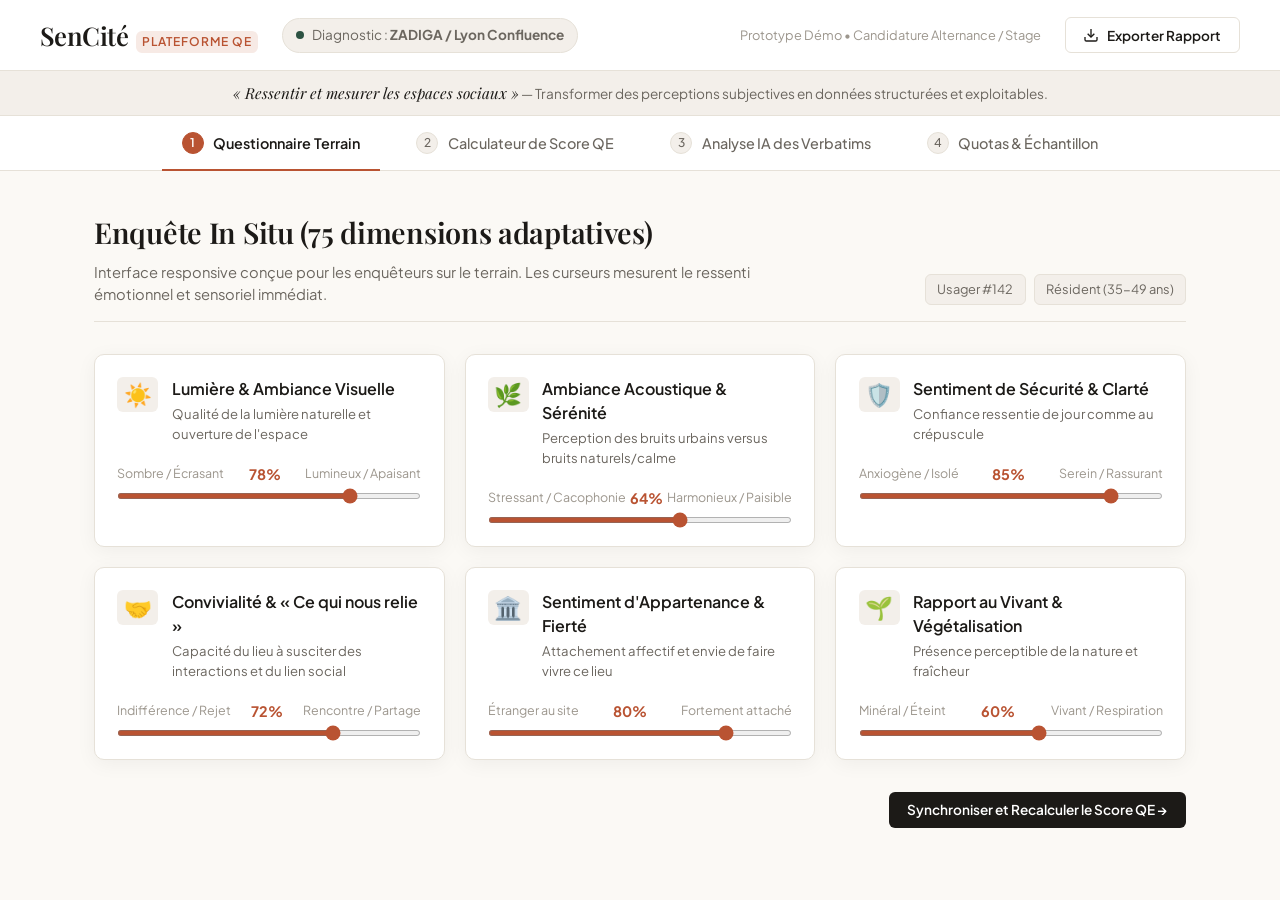
<file: index.html>
<!DOCTYPE html>
<html lang="fr">
<head>
    <meta charset="UTF-8">
    <meta name="viewport" content="width=device-width, initial-scale=1.0">
    <title>SenCité – Plateforme du Quotient Émotionnel</title>
    <link rel="preconnect" href="https://fonts.googleapis.com">
    <link rel="preconnect" href="https://fonts.gstatic.com" crossorigin>
    <link href="https://fonts.googleapis.com/css2?family=Plus+Jakarta+Sans:wght@300;400;500;600;700&family=Playfair+Display:ital,wght@0,500;0,600;1,400;1,600&display=swap" rel="stylesheet">
    <link rel="stylesheet" href="styles.css">
</head>
<body>
    <!-- Top Navigation -->
    <header class="app-header">
        <div class="header-left">
            <div class="logo">
                <span class="logo-title">SenCité</span>
                <span class="logo-tag">Plateforme QE</span>
            </div>
            <div class="project-badge">
                <span class="status-dot"></span>
                <span class="project-name">Diagnostic : <strong>ZADIGA / Lyon Confluence</strong></span>
            </div>
        </div>
        <div class="header-right">
            <span class="version-badge">Prototype Démo • Candidature Alternance / Stage</span>
            <button class="btn btn-outline" id="btn-export-preview">
                <svg width="16" height="16" viewBox="0 0 24 24" fill="none" stroke="currentColor" stroke-width="2"><path d="M21 15v4a2 2 0 0 1-2 2H5a2 2 0 0 1-2-2v-4"/><polyline points="7 10 12 15 17 10"/><line x1="12" y1="15" x2="12" y2="3"/></svg>
                Exporter Rapport
            </button>
        </div>
    </header>

    <!-- Subheader Philosophy Banner -->
    <div class="philosophy-strip">
        <p><em>« Ressentir et mesurer les espaces sociaux »</em> — Transformer des perceptions subjectives en données structurées et exploitables.</p>
    </div>

    <!-- Main Navigation Tabs -->
    <nav class="nav-tabs">
        <button class="tab-btn active" data-tab="tab-questionnaire">
            <span class="step-num">1</span>
            <span class="step-title">Questionnaire Terrain</span>
        </button>
        <button class="tab-btn" data-tab="tab-scoring">
            <span class="step-num">2</span>
            <span class="step-title">Calculateur de Score QE</span>
        </button>
        <button class="tab-btn" data-tab="tab-ai">
            <span class="step-num">3</span>
            <span class="step-title">Analyse IA des Verbatims</span>
        </button>
        <button class="tab-btn" data-tab="tab-sample">
            <span class="step-num">4</span>
            <span class="step-title">Quotas & Échantillon</span>
        </button>
    </nav>

    <!-- Main Content Area -->
    <main class="main-container">

        <!-- ================= TAB 1: QUESTIONNAIRE ================= -->
        <section id="tab-questionnaire" class="tab-content active">
            <div class="section-header">
                <div>
                    <h2>Enquête In Situ (75 dimensions adaptatives)</h2>
                    <p class="section-desc">Interface responsive conçue pour les enquêteurs sur le terrain. Les curseurs mesurent le ressenti émotionnel et sensoriel immédiat.</p>
                </div>
                <div class="respondent-info">
                    <span class="tag">Usager #142</span>
                    <span class="tag">Résident (35-49 ans)</span>
                </div>
            </div>

            <div class="card-grid">
                <!-- Dim 1: Lumière & Architecture -->
                <div class="survey-card">
                    <div class="card-header">
                        <span class="dim-icon">☀️</span>
                        <div>
                            <h3>Lumière & Ambiance Visuelle</h3>
                            <p>Qualité de la lumière naturelle et ouverture de l'espace</p>
                        </div>
                    </div>
                    <div class="slider-wrapper">
                        <div class="slider-labels">
                            <span>Sombre / Écrasant</span>
                            <span class="slider-val" id="val-lumiere">78%</span>
                            <span>Lumineux / Apaisant</span>
                        </div>
                        <input type="range" min="0" max="100" value="78" class="sensory-slider" id="slider-lumiere">
                    </div>
                </div>

                <!-- Dim 2: Acoustique -->
                <div class="survey-card">
                    <div class="card-header">
                        <span class="dim-icon">🌿</span>
                        <div>
                            <h3>Ambiance Acoustique & Sérénité</h3>
                            <p>Perception des bruits urbains versus bruits naturels/calme</p>
                        </div>
                    </div>
                    <div class="slider-wrapper">
                        <div class="slider-labels">
                            <span>Stressant / Cacophonie</span>
                            <span class="slider-val" id="val-son">64%</span>
                            <span>Harmonieux / Paisible</span>
                        </div>
                        <input type="range" min="0" max="100" value="64" class="sensory-slider" id="slider-son">
                    </div>
                </div>

                <!-- Dim 3: Sécurité ressentie -->
                <div class="survey-card">
                    <div class="card-header">
                        <span class="dim-icon">🛡️</span>
                        <div>
                            <h3>Sentiment de Sécurité & Clarté</h3>
                            <p>Confiance ressentie de jour comme au crépuscule</p>
                        </div>
                    </div>
                    <div class="slider-wrapper">
                        <div class="slider-labels">
                            <span>Anxiogène / Isolé</span>
                            <span class="slider-val" id="val-securite">85%</span>
                            <span>Serein / Rassurant</span>
                        </div>
                        <input type="range" min="0" max="100" value="85" class="sensory-slider" id="slider-securite">
                    </div>
                </div>

                <!-- Dim 4: Convivialité & Altérité -->
                <div class="survey-card">
                    <div class="card-header">
                        <span class="dim-icon">🤝</span>
                        <div>
                            <h3>Convivialité & « Ce qui nous relie »</h3>
                            <p>Capacité du lieu à susciter des interactions et du lien social</p>
                        </div>
                    </div>
                    <div class="slider-wrapper">
                        <div class="slider-labels">
                            <span>Indifférence / Rejet</span>
                            <span class="slider-val" id="val-social">72%</span>
                            <span>Rencontre / Partage</span>
                        </div>
                        <input type="range" min="0" max="100" value="72" class="sensory-slider" id="slider-social">
                    </div>
                </div>

                <!-- Dim 5: Attachement au lieu -->
                <div class="survey-card">
                    <div class="card-header">
                        <span class="dim-icon">🏛️</span>
                        <div>
                            <h3>Sentiment d'Appartenance & Fierté</h3>
                            <p>Attachement affectif et envie de faire vivre ce lieu</p>
                        </div>
                    </div>
                    <div class="slider-wrapper">
                        <div class="slider-labels">
                            <span>Étranger au site</span>
                            <span class="slider-val" id="val-attachement">80%</span>
                            <span>Fortement attaché</span>
                        </div>
                        <input type="range" min="0" max="100" value="80" class="sensory-slider" id="slider-attachement">
                    </div>
                </div>

                <!-- Dim 6: Végétal & Vivant -->
                <div class="survey-card">
                    <div class="card-header">
                        <span class="dim-icon">🌱</span>
                        <div>
                            <h3>Rapport au Vivant & Végétalisation</h3>
                            <p>Présence perceptible de la nature et fraîcheur</p>
                        </div>
                    </div>
                    <div class="slider-wrapper">
                        <div class="slider-labels">
                            <span>Minéral / Éteint</span>
                            <span class="slider-val" id="val-nature">60%</span>
                            <span>Vivant / Respiration</span>
                        </div>
                        <input type="range" min="0" max="100" value="60" class="sensory-slider" id="slider-nature">
                    </div>
                </div>
            </div>

            <div class="card-footer-action">
                <button class="btn btn-primary" id="btn-sync-score">
                    Synchroniser et Recalculer le Score QE &rarr;
                </button>
            </div>
        </section>

        <!-- ================= TAB 2: CALCUL DU SCORE QE ================= -->
        <section id="tab-scoring" class="tab-content">
            <div class="section-header">
                <div>
                    <h2>Diagnostic Quantitatif : Le Score SenCité</h2>
                    <p class="section-desc">Formule de scoring pondéré basée sur la méthodologie SenCité et la géographie du sensible.</p>
                </div>
                <div class="timestamp-badge">
                    Mise à jour temps réel • N = 142 répondants
                </div>
            </div>

            <div class="score-dashboard">
                <!-- Big Score Card -->
                <div class="big-score-card">
                    <span class="score-label">Quotient Émotionnel Global</span>
                    <div class="score-circle">
                        <span class="score-number" id="global-qe-score">74</span>
                        <span class="score-max">/100</span>
                    </div>
                    <div class="score-interpretation" id="score-status">
                        Espace Hautement Qualitatif & Harmonieux
                    </div>
                    <p class="score-detail">Le lieu suscite un fort sentiment de sécurité et une grande fierté d'usage, avec une marge de progression sur la végétalisation.</p>
                </div>

                <!-- Dimension Breakdown Bars -->
                <div class="dimension-bars-card">
                    <h3>Décomposition par Piliers Sensoriels & Sociaux</h3>
                    
                    <div class="bar-item">
                        <div class="bar-header">
                            <span>Lumière & Ambiance</span>
                            <strong id="bar-val-lumiere">78/100</strong>
                        </div>
                        <div class="bar-track"><div class="bar-fill" id="bar-fill-lumiere" style="width: 78%;"></div></div>
                    </div>

                    <div class="bar-item">
                        <div class="bar-header">
                            <span>Acoustique & Calme</span>
                            <strong id="bar-val-son">64/100</strong>
                        </div>
                        <div class="bar-track"><div class="bar-fill" id="bar-fill-son" style="width: 64%;"></div></div>
                    </div>

                    <div class="bar-item">
                        <div class="bar-header">
                            <span>Sécurité Ressentie</span>
                            <strong id="bar-val-securite">85/100</strong>
                        </div>
                        <div class="bar-track"><div class="bar-fill" id="bar-fill-securite" style="width: 85%;"></div></div>
                    </div>

                    <div class="bar-item">
                        <div class="bar-header">
                            <span>Convivialité & Liens</span>
                            <strong id="bar-val-social">72/100</strong>
                        </div>
                        <div class="bar-track"><div class="bar-fill" id="bar-fill-social" style="width: 72%;"></div></div>
                    </div>

                    <div class="bar-item">
                        <div class="bar-header">
                            <span>Attachement & Fierté</span>
                            <strong id="bar-val-attachement">80/100</strong>
                        </div>
                        <div class="bar-track"><div class="bar-fill" id="bar-fill-attachement" style="width: 80%;"></div></div>
                    </div>

                    <div class="bar-item">
                        <div class="bar-header">
                            <span>Rapport au Vivant / Nature</span>
                            <strong id="bar-val-nature">60/100</strong>
                        </div>
                        <div class="bar-track"><div class="bar-fill" id="bar-fill-nature" style="width: 60%;"></div></div>
                    </div>
                </div>
            </div>
        </section>

        <!-- ================= TAB 3: IA & NLP ================= -->
        <section id="tab-ai" class="tab-content">
            <div class="section-header">
                <div>
                    <h2>Analyse Qualitative & IA (Traitement du Langage Naturel)</h2>
                    <p class="section-desc">L'IA analyse les réponses libres des usagers, détecte la charge émotionnelle, extrait les points de friction et génère des recommandations programmatiques.</p>
                </div>
            </div>

            <div class="ai-playground">
                <div class="ai-input-card">
                    <label for="user-verbatim"><strong>Verbatim Usager (Commentaire libre recueilli sur le site) :</strong></label>
                    <textarea id="user-verbatim" rows="4">J'adore venir travailler dans cet îlot le matin, la verrière laisse passer une lumière magnifique et on se sent tout de suite apaisé. En revanche, en fin d'après-midi, les bruits de livraison sur la rue Vuillerme deviennent très agressifs et on manque d'arbres pour s'isoler un peu.</textarea>
                    
                    <div class="presets-row">
                        <span>Exemples types :</span>
                        <button class="preset-btn" data-preset="1">Sécurité & Soir</button>
                        <button class="preset-btn" data-preset="2">Convivialité Tiers-lieu</button>
                        <button class="preset-btn" data-preset="3">Bruit & Minéralité</button>
                    </div>

                    <button class="btn btn-primary" id="btn-run-ai">
                        <span class="ai-sparkle">✨</span> Lancer l'Analyse Sémantique IA
                    </button>
                </div>

                <div class="ai-output-card" id="ai-results">
                    <div class="ai-loading" id="ai-spinner" style="display: none;">
                        <div class="spinner"></div>
                        <span>Modélisation sémantique et extraction des sentiments en cours...</span>
                    </div>

                    <div id="ai-content">
                        <h3>Résultats de l'Analyse IA</h3>
                        
                        <div class="emotion-tags">
                            <span class="badge badge-positive">Sérénité matinale (+0.84)</span>
                            <span class="badge badge-positive">Sensibilité esthétique / Lumière (+0.91)</span>
                            <span class="badge badge-negative">Irritant sonore : Livraisons (-0.72)</span>
                            <span class="badge badge-warning">Déficit végétal perçu</span>
                        </div>

                        <div class="ai-recommendations">
                            <h4>Recommandation Programmatique Générée :</h4>
                            <p class="ai-quote">« Le site capitalise sur une identité lumineuse exceptionnelle. Afin de préserver le Quotient Émotionnel en deuxième partie de journée, il est recommandé de travailler une isolation phonique passive sur la façade sud (sas végétalisé ou rideau acoustique végétal). »</p>
                        </div>
                    </div>
                </div>
            </div>
        </section>

        <!-- ================= TAB 4: QUOTAS & ECHANTILLONS ================= -->
        <section id="tab-sample" class="tab-content">
            <div class="section-header">
                <div>
                    <h2>Échantillonnage par Quotas Socio-Démographiques</h2>
                    <p class="section-desc">Garantir la représentativité scientifique de l'enquête pour éviter les biais sociologiques.</p>
                </div>
            </div>

            <div class="sample-grid">
                <div class="sample-card">
                    <h3>Typologie d'Usagers</h3>
                    <div class="quota-row">
                        <span>Résidents du quartier</span>
                        <strong>45% (Cible : 40%)</strong>
                    </div>
                    <div class="quota-row">
                        <span>Travailleurs / Coworkers</span>
                        <strong>35% (Cible : 35%)</strong>
                    </div>
                    <div class="quota-row">
                        <span>Visiteurs / En transit</span>
                        <strong>20% (Cible : 25%)</strong>
                    </div>
                </div>

                <div class="sample-card">
                    <h3>Tranches d'Âge</h3>
                    <div class="quota-row">
                        <span>18 - 29 ans</span>
                        <strong>28%</strong>
                    </div>
                    <div class="quota-row">
                        <span>30 - 49 ans</span>
                        <strong>42%</strong>
                    </div>
                    <div class="quota-row">
                        <span>50 ans et +</span>
                        <strong>30%</strong>
                    </div>
                </div>

                <div class="sample-card">
                    <h3>Statut de Collecte Terrain</h3>
                    <div class="stat-highlight">
                        <span class="stat-num">142</span>
                        <span class="stat-desc">Entretiens approfondis réalisés (~45 min)</span>
                    </div>
                    <div class="progress-bar-sample">
                        <div class="progress-fill" style="width: 95%;"></div>
                    </div>
                    <span class="progress-label">Objectif de l'échantillon : 95% atteint</span>
                </div>
            </div>
        </section>
    </main>

    <!-- Modal: Client Report Preview -->
    <div class="modal-overlay" id="report-modal">
        <div class="modal-content">
            <div class="modal-header">
                <h3>Aperçu du Rapport Client Automatisé (PDF)</h3>
                <button class="close-btn" id="btn-close-modal">&times;</button>
            </div>
            <div class="modal-body">
                <div class="report-cover">
                    <span class="report-brand">SenCité • Diagnostic Émotionnel</span>
                    <h2>Rapport d'Évaluation Sensible</h2>
                    <p class="report-site">Site : <strong>ZADIGA-Cité / Îlot Vuillerme, Lyon</strong></p>
                    <div class="report-metrics-box">
                        <div class="metric">
                            <span>Score Global QE</span>
                            <strong id="modal-score">74/100</strong>
                        </div>
                        <div class="metric">
                            <span>Échantillon</span>
                            <strong>142 usagers</strong>
                        </div>
                        <div class="metric">
                            <span>Niveau de confiance</span>
                            <strong>95% (Méthode Quotas)</strong>
                        </div>
                    </div>
                    <div class="report-summary">
                        <h4>Synthèse des Enseignements Clés :</h4>
                        <p>Le lieu présente une signature sensible rare sur le plan de la lumière naturelle et de la convivialité. Les irritants majeurs se concentrent sur la transition acoustique en heure de pointe.</p>
                    </div>
                </div>
            </div>
            <div class="modal-footer">
                <button class="btn btn-outline" id="btn-close-modal-2">Fermer</button>
                <a href="Rapport_SenCite_Diagnostic.pdf" download="Rapport_SenCite_Diagnostic_Lyon_Confluence.pdf" class="btn btn-primary" style="text-decoration: none;">
                    <svg width="16" height="16" viewBox="0 0 24 24" fill="none" stroke="currentColor" stroke-width="2"><path d="M21 15v4a2 2 0 0 1-2 2H5a2 2 0 0 1-2-2v-4"/><polyline points="7 10 12 15 17 10"/><line x1="12" y1="15" x2="12" y2="3"/></svg>
                    Télécharger le PDF complet
                </a>
            </div>
        </div>
    </div>

    <script src="app.js"></script>
</body>
</html>
</file>
<file: styles.css>
/* ==========================================================================
   SenCité - Plateforme du Quotient Émotionnel
   Design System: Épuré, Architectural & Sensible
   ========================================================================== */

:root {
    --bg-main: #FBF9F5;
    --bg-card: #FFFFFF;
    --bg-subtle: #F3EFEA;
    --text-primary: #1C1A17;
    --text-secondary: #6B665F;
    --text-muted: #9C968D;
    
    --border-color: #E6E1D8;
    --border-dark: #2B2825;
    
    --accent-terracotta: #B95332;
    --accent-terracotta-light: #F7EAE5;
    --accent-forest: #2C5242;
    --accent-forest-light: #EBF2EE;
    --accent-gold: #C49746;

    --font-sans: 'Plus Jakarta Sans', -apple-system, BlinkMacSystemFont, sans-serif;
    --font-serif: 'Playfair Display', Georgia, serif;

    --radius-sm: 6px;
    --radius-md: 10px;
    --radius-lg: 16px;
    --shadow-soft: 0 4px 20px rgba(28, 26, 23, 0.05);
    --shadow-hover: 0 8px 30px rgba(28, 26, 23, 0.09);
    --transition: all 0.25s cubic-bezier(0.16, 1, 0.3, 1);
}

* {
    margin: 0;
    padding: 0;
    box-sizing: border-box;
}

body {
    font-family: var(--font-sans);
    background-color: var(--bg-main);
    color: var(--text-primary);
    line-height: 1.5;
    -webkit-font-smoothing: antialiased;
    min-height: 100vh;
}

/* ================= HEADER ================= */
.app-header {
    background: var(--bg-card);
    border-bottom: 1px solid var(--border-color);
    padding: 1rem 2.5rem;
    display: flex;
    justify-content: space-between;
    align-items: center;
    position: sticky;
    top: 0;
    z-index: 50;
}

.header-left, .header-right {
    display: flex;
    align-items: center;
    gap: 1.5rem;
}

.logo {
    display: flex;
    align-items: baseline;
    gap: 0.5rem;
}

.logo-title {
    font-family: var(--font-serif);
    font-size: 1.6rem;
    font-weight: 600;
    letter-spacing: -0.02em;
    color: var(--text-primary);
}

.logo-tag {
    font-size: 0.75rem;
    text-transform: uppercase;
    letter-spacing: 0.08em;
    color: var(--accent-terracotta);
    font-weight: 600;
    padding: 2px 6px;
    background: var(--accent-terracotta-light);
    border-radius: var(--radius-sm);
}

.project-badge {
    display: flex;
    align-items: center;
    gap: 0.5rem;
    font-size: 0.85rem;
    color: var(--text-secondary);
    background: var(--bg-subtle);
    padding: 0.4rem 0.8rem;
    border-radius: 999px;
    border: 1px solid var(--border-color);
}

.status-dot {
    width: 8px;
    height: 8px;
    border-radius: 50%;
    background: var(--accent-forest);
    animation: pulse 2s infinite ease-in-out;
}

@keyframes pulse {
    0% { transform: scale(0.95); opacity: 0.8; }
    50% { transform: scale(1.2); opacity: 1; }
    100% { transform: scale(0.95); opacity: 0.8; }
}

.version-badge {
    font-size: 0.8rem;
    color: var(--text-muted);
}

/* ================= BUTTONS ================= */
.btn {
    font-family: var(--font-sans);
    font-size: 0.85rem;
    font-weight: 600;
    padding: 0.55rem 1.1rem;
    border-radius: var(--radius-sm);
    cursor: pointer;
    display: inline-flex;
    align-items: center;
    gap: 0.5rem;
    transition: var(--transition);
    border: 1px solid transparent;
}

.btn-primary {
    background: var(--text-primary);
    color: #FFFFFF;
}

.btn-primary:hover {
    background: #3B3835;
    transform: translateY(-1px);
}

.btn-outline {
    background: transparent;
    border-color: var(--border-color);
    color: var(--text-primary);
}

.btn-outline:hover {
    background: var(--bg-subtle);
    border-color: var(--text-muted);
}

/* ================= PHILOSOPHY BANNER ================= */
.philosophy-strip {
    background: var(--bg-subtle);
    border-bottom: 1px solid var(--border-color);
    padding: 0.65rem 2.5rem;
    font-size: 0.85rem;
    color: var(--text-secondary);
    text-align: center;
}

.philosophy-strip em {
    font-family: var(--font-serif);
    color: var(--text-primary);
    font-style: italic;
    font-size: 0.95rem;
}

/* ================= TABS ================= */
.nav-tabs {
    display: flex;
    justify-content: center;
    background: var(--bg-card);
    border-bottom: 1px solid var(--border-color);
    padding: 0 2rem;
    gap: 1rem;
}

.tab-btn {
    background: transparent;
    border: none;
    padding: 1rem 1.25rem;
    cursor: pointer;
    display: flex;
    align-items: center;
    gap: 0.6rem;
    font-family: var(--font-sans);
    font-size: 0.9rem;
    font-weight: 500;
    color: var(--text-secondary);
    position: relative;
    transition: var(--transition);
}

.tab-btn:hover {
    color: var(--text-primary);
}

.tab-btn.active {
    color: var(--text-primary);
    font-weight: 600;
}

.tab-btn.active::after {
    content: '';
    position: absolute;
    bottom: -1px;
    left: 0;
    right: 0;
    height: 2px;
    background: var(--accent-terracotta);
}

.step-num {
    width: 22px;
    height: 22px;
    border-radius: 50%;
    background: var(--bg-subtle);
    border: 1px solid var(--border-color);
    display: flex;
    align-items: center;
    justify-content: center;
    font-size: 0.75rem;
}

.tab-btn.active .step-num {
    background: var(--accent-terracotta);
    color: #FFFFFF;
    border-color: var(--accent-terracotta);
}

/* ================= MAIN CONTAINER ================= */
.main-container {
    max-width: 1140px;
    margin: 2.5rem auto;
    padding: 0 1.5rem;
}

.tab-content {
    display: none;
    animation: fadeIn 0.3s ease-out;
}

.tab-content.active {
    display: block;
}

@keyframes fadeIn {
    from { opacity: 0; transform: translateY(6px); }
    to { opacity: 1; transform: translateY(0); }
}

.section-header {
    display: flex;
    justify-content: space-between;
    align-items: flex-end;
    margin-bottom: 2rem;
    padding-bottom: 1rem;
    border-bottom: 1px solid var(--border-color);
}

.section-header h2 {
    font-family: var(--font-serif);
    font-size: 1.8rem;
    font-weight: 600;
    letter-spacing: -0.01em;
    margin-bottom: 0.4rem;
}

.section-desc {
    color: var(--text-secondary);
    font-size: 0.92rem;
    max-width: 680px;
}

.respondent-info, .timestamp-badge {
    display: flex;
    gap: 0.5rem;
    font-size: 0.8rem;
    color: var(--text-muted);
}

.tag {
    background: var(--bg-subtle);
    padding: 0.3rem 0.7rem;
    border-radius: var(--radius-sm);
    border: 1px solid var(--border-color);
    color: var(--text-secondary);
}

/* ================= SURVEY CARDS (GRID) ================= */
.card-grid {
    display: grid;
    grid-template-columns: repeat(auto-fit, minmax(320px, 1fr));
    gap: 1.25rem;
    margin-bottom: 2rem;
}

.survey-card {
    background: var(--bg-card);
    border: 1px solid var(--border-color);
    border-radius: var(--radius-md);
    padding: 1.4rem;
    box-shadow: var(--shadow-soft);
    transition: var(--transition);
}

.survey-card:hover {
    box-shadow: var(--shadow-hover);
    border-color: #D3CDC2;
}

.card-header {
    display: flex;
    gap: 0.85rem;
    align-items: flex-start;
    margin-bottom: 1.25rem;
}

.dim-icon {
    font-size: 1.4rem;
    padding: 0.4rem;
    background: var(--bg-subtle);
    border-radius: var(--radius-sm);
    line-height: 1;
}

.card-header h3 {
    font-size: 1rem;
    font-weight: 600;
    color: var(--text-primary);
    margin-bottom: 0.2rem;
}

.card-header p {
    font-size: 0.82rem;
    color: var(--text-secondary);
}

.slider-wrapper {
    display: flex;
    flex-direction: column;
    gap: 0.5rem;
}

.slider-labels {
    display: flex;
    justify-content: space-between;
    font-size: 0.78rem;
    color: var(--text-muted);
}

.slider-val {
    font-weight: 700;
    color: var(--accent-terracotta);
    font-size: 0.9rem;
}

.sensory-slider {
    width: 100%;
    accent-color: var(--accent-terracotta);
    cursor: pointer;
    height: 6px;
    background: var(--bg-subtle);
    border-radius: 3px;
}

.card-footer-action {
    display: flex;
    justify-content: flex-end;
    margin-top: 1rem;
}

/* ================= SCORE DASHBOARD ================= */
.score-dashboard {
    display: grid;
    grid-template-columns: 1fr 1.6fr;
    gap: 1.5rem;
}

.big-score-card {
    background: var(--bg-card);
    border: 1px solid var(--border-color);
    border-radius: var(--radius-lg);
    padding: 2.5rem 2rem;
    text-align: center;
    box-shadow: var(--shadow-soft);
    display: flex;
    flex-direction: column;
    align-items: center;
    justify-content: center;
}

.score-label {
    text-transform: uppercase;
    font-size: 0.78rem;
    letter-spacing: 0.1em;
    font-weight: 600;
    color: var(--text-muted);
    margin-bottom: 1rem;
}

.score-circle {
    display: flex;
    align-items: baseline;
    justify-content: center;
    margin-bottom: 1rem;
}

.score-number {
    font-family: var(--font-serif);
    font-size: 5.5rem;
    font-weight: 600;
    line-height: 1;
    color: var(--accent-forest);
}

.score-max {
    font-size: 1.6rem;
    color: var(--text-muted);
    font-family: var(--font-sans);
}

.score-interpretation {
    font-family: var(--font-serif);
    font-size: 1.25rem;
    font-style: italic;
    color: var(--text-primary);
    margin-bottom: 0.8rem;
}

.score-detail {
    font-size: 0.85rem;
    color: var(--text-secondary);
    max-width: 320px;
}

.dimension-bars-card {
    background: var(--bg-card);
    border: 1px solid var(--border-color);
    border-radius: var(--radius-lg);
    padding: 2rem;
    box-shadow: var(--shadow-soft);
}

.dimension-bars-card h3 {
    font-size: 1.05rem;
    font-weight: 600;
    margin-bottom: 1.5rem;
    color: var(--text-primary);
}

.bar-item {
    margin-bottom: 1.2rem;
}

.bar-header {
    display: flex;
    justify-content: space-between;
    font-size: 0.88rem;
    margin-bottom: 0.35rem;
    color: var(--text-secondary);
}

.bar-track {
    height: 8px;
    background: var(--bg-subtle);
    border-radius: 4px;
    overflow: hidden;
}

.bar-fill {
    height: 100%;
    background: var(--accent-forest);
    border-radius: 4px;
    transition: width 0.5s cubic-bezier(0.16, 1, 0.3, 1);
}

/* ================= AI NLP PLAYGROUND ================= */
.ai-playground {
    display: grid;
    grid-template-columns: 1fr 1fr;
    gap: 1.5rem;
}

.ai-input-card, .ai-output-card {
    background: var(--bg-card);
    border: 1px solid var(--border-color);
    border-radius: var(--radius-lg);
    padding: 2rem;
    box-shadow: var(--shadow-soft);
}

.ai-input-card textarea {
    width: 100%;
    margin-top: 0.75rem;
    padding: 1rem;
    border: 1px solid var(--border-color);
    border-radius: var(--radius-sm);
    font-family: var(--font-sans);
    font-size: 0.9rem;
    line-height: 1.5;
    color: var(--text-primary);
    background: var(--bg-main);
    resize: vertical;
}

.ai-input-card textarea:focus {
    outline: none;
    border-color: var(--accent-terracotta);
    background: #FFFFFF;
}

.presets-row {
    display: flex;
    align-items: center;
    gap: 0.5rem;
    margin: 1rem 0 1.5rem;
    font-size: 0.8rem;
    color: var(--text-muted);
}

.preset-btn {
    background: var(--bg-subtle);
    border: 1px solid var(--border-color);
    border-radius: var(--radius-sm);
    padding: 0.3rem 0.65rem;
    font-size: 0.78rem;
    cursor: pointer;
    color: var(--text-secondary);
    transition: var(--transition);
}

.preset-btn:hover {
    background: var(--border-color);
    color: var(--text-primary);
}

.ai-sparkle {
    font-size: 1rem;
}

.ai-loading {
    display: flex;
    flex-direction: column;
    align-items: center;
    justify-content: center;
    min-height: 250px;
    gap: 1rem;
    color: var(--text-secondary);
    font-size: 0.88rem;
}

.spinner {
    width: 32px;
    height: 32px;
    border: 3px solid var(--bg-subtle);
    border-top: 3px solid var(--accent-terracotta);
    border-radius: 50%;
    animation: spin 0.8s linear infinite;
}

@keyframes spin {
    0% { transform: rotate(0deg); }
    100% { transform: rotate(360deg); }
}

.emotion-tags {
    display: flex;
    flex-wrap: wrap;
    gap: 0.5rem;
    margin: 1.25rem 0 1.5rem;
}

.badge {
    font-size: 0.78rem;
    font-weight: 600;
    padding: 0.35rem 0.75rem;
    border-radius: var(--radius-sm);
}

.badge-positive {
    background: var(--accent-forest-light);
    color: var(--accent-forest);
}

.badge-negative {
    background: var(--accent-terracotta-light);
    color: var(--accent-terracotta);
}

.badge-warning {
    background: #FFF5E5;
    color: #9C6800;
}

.ai-recommendations {
    background: var(--bg-subtle);
    border-left: 3px solid var(--accent-forest);
    padding: 1.25rem;
    border-radius: 0 var(--radius-sm) var(--radius-sm) 0;
}

.ai-recommendations h4 {
    font-size: 0.85rem;
    text-transform: uppercase;
    letter-spacing: 0.05em;
    color: var(--accent-forest);
    margin-bottom: 0.4rem;
}

.ai-quote {
    font-family: var(--font-serif);
    font-style: italic;
    font-size: 0.95rem;
    line-height: 1.6;
    color: var(--text-primary);
}

/* ================= SAMPLE & QUOTAS ================= */
.sample-grid {
    display: grid;
    grid-template-columns: repeat(auto-fit, minmax(300px, 1fr));
    gap: 1.5rem;
}

.sample-card {
    background: var(--bg-card);
    border: 1px solid var(--border-color);
    border-radius: var(--radius-md);
    padding: 1.75rem;
    box-shadow: var(--shadow-soft);
}

.sample-card h3 {
    font-size: 1.05rem;
    margin-bottom: 1.25rem;
    color: var(--text-primary);
}

.quota-row {
    display: flex;
    justify-content: space-between;
    padding: 0.65rem 0;
    border-bottom: 1px solid var(--border-color);
    font-size: 0.88rem;
}

.quota-row:last-child {
    border-bottom: none;
}

.stat-highlight {
    margin: 1rem 0;
}

.stat-num {
    font-family: var(--font-serif);
    font-size: 3rem;
    font-weight: 600;
    color: var(--accent-terracotta);
    line-height: 1;
    display: block;
}

.stat-desc {
    font-size: 0.85rem;
    color: var(--text-secondary);
}

.progress-bar-sample {
    height: 8px;
    background: var(--bg-subtle);
    border-radius: 4px;
    margin: 1rem 0 0.5rem;
    overflow: hidden;
}

.progress-fill {
    height: 100%;
    background: var(--accent-terracotta);
}

.progress-label {
    font-size: 0.8rem;
    color: var(--text-muted);
}

/* ================= MODAL ================= */
.modal-overlay {
    position: fixed;
    inset: 0;
    background: rgba(28, 26, 23, 0.6);
    backdrop-filter: blur(4px);
    display: none;
    align-items: center;
    justify-content: center;
    z-index: 100;
}

.modal-overlay.active {
    display: flex;
    animation: fadeIn 0.2s ease-out;
}

.modal-content {
    background: var(--bg-card);
    border-radius: var(--radius-lg);
    width: 90%;
    max-width: 640px;
    overflow: hidden;
    box-shadow: 0 20px 40px rgba(0, 0, 0, 0.2);
}

.modal-header {
    padding: 1.25rem 1.75rem;
    border-bottom: 1px solid var(--border-color);
    display: flex;
    justify-content: space-between;
    align-items: center;
}

.close-btn {
    background: none;
    border: none;
    font-size: 1.5rem;
    cursor: pointer;
    color: var(--text-muted);
}

.modal-body {
    padding: 2rem;
    background: var(--bg-main);
}

.report-cover {
    background: #FFFFFF;
    border: 1px solid var(--border-color);
    padding: 2rem;
    border-radius: var(--radius-sm);
    box-shadow: var(--shadow-soft);
}

.report-brand {
    font-size: 0.75rem;
    text-transform: uppercase;
    letter-spacing: 0.1em;
    color: var(--accent-terracotta);
    font-weight: 700;
    display: block;
    margin-bottom: 0.5rem;
}

.report-cover h2 {
    font-family: var(--font-serif);
    font-size: 1.6rem;
    margin-bottom: 0.25rem;
}

.report-site {
    font-size: 0.88rem;
    color: var(--text-secondary);
    margin-bottom: 1.5rem;
}

.report-metrics-box {
    display: grid;
    grid-template-columns: repeat(3, 1fr);
    gap: 1rem;
    background: var(--bg-subtle);
    padding: 1rem;
    border-radius: var(--radius-sm);
    margin-bottom: 1.5rem;
    text-align: center;
}

.report-metrics-box .metric span {
    font-size: 0.75rem;
    color: var(--text-muted);
    display: block;
}

.report-metrics-box .metric strong {
    font-size: 1.15rem;
    color: var(--text-primary);
}

.report-summary h4 {
    font-size: 0.85rem;
    margin-bottom: 0.4rem;
}

.report-summary p {
    font-size: 0.85rem;
    color: var(--text-secondary);
    line-height: 1.5;
}

.modal-footer {
    padding: 1.25rem 1.75rem;
    border-top: 1px solid var(--border-color);
    display: flex;
    justify-content: flex-end;
    gap: 0.75rem;
    background: #FFFFFF;
}

/* ================= RESPONSIVE ================= */
@media (max-width: 840px) {
    .app-header {
        padding: 1rem;
        flex-direction: column;
        gap: 0.8rem;
    }
    .score-dashboard, .ai-playground {
        grid-template-columns: 1fr;
    }
    .nav-tabs {
        overflow-x: auto;
        justify-content: flex-start;
    }
}
</file>
